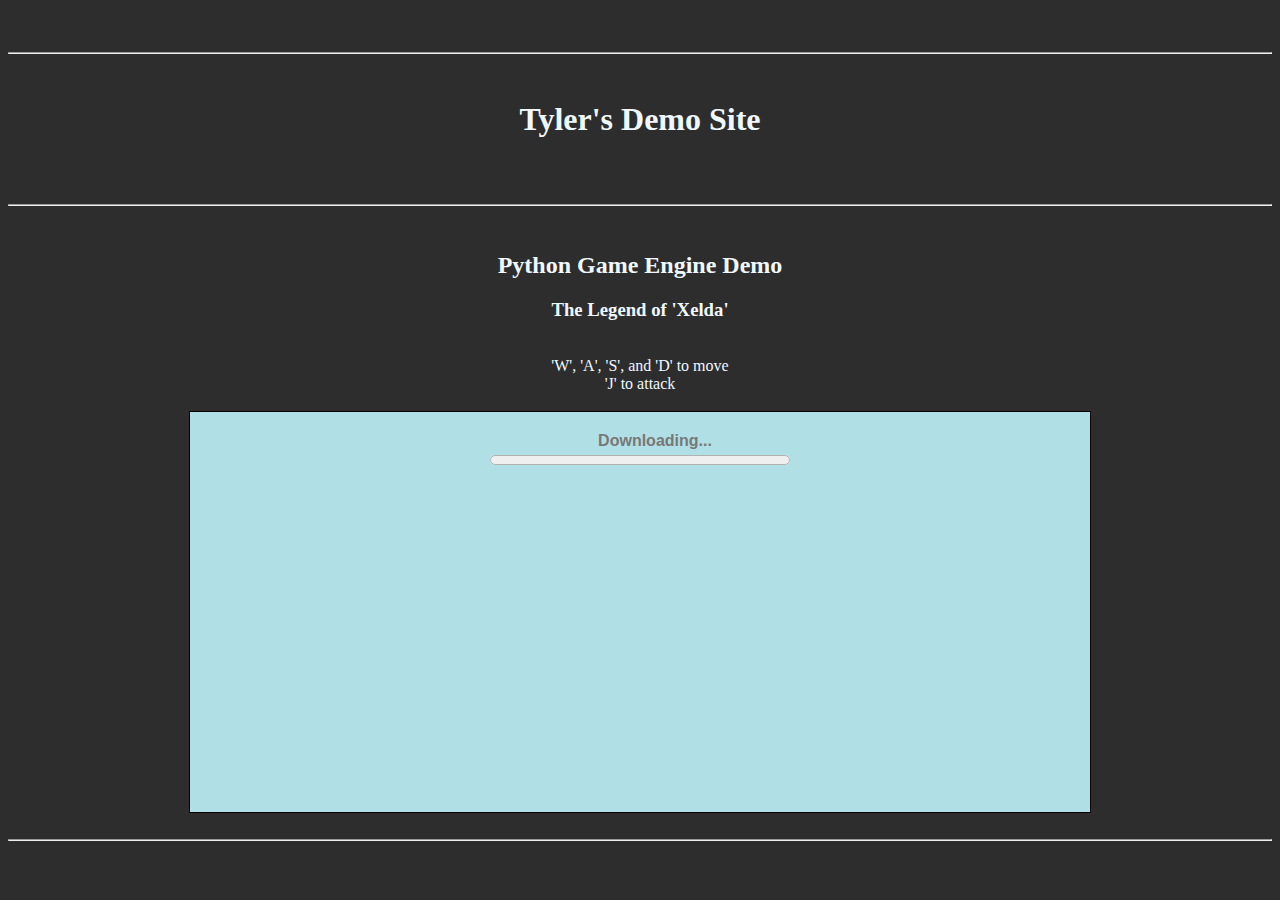
<file: index.html>
<!DOCTYPE html>
<html style="display: flex;">
    <head>
        <meta charset="utf-8">
        <meta name="viewport" content="width=device-width">
        <title>Tyler Pearson</title>
        <style>
            a:visited{
                color:aliceblue;
            }
            a:hover{
                color:antiquewhite;
            }
        </style>

    </head>
    <body style="text-align: center;background-color: rgb(45, 45, 45); color:aliceblue; justify-content: center; align-items: center; width: 100%;">
        <br/><br/><hr/><br/>
        <h1>Tyler's Demo Site</h1>
        <br/><br/><hr/><br/>
        <h2>Python Game Engine Demo</h2>
        <h3>The Legend of 'Xelda'</h3>
        <br>
        'W', 'A', 'S', and 'D' to move 
        <br>
        'J' to attack
        <br><br>
        <div style="width: 100vh; height: 400px; background-color: rgb(45, 45, 45); border: 1px solid black; display:flex; justify-content:center; margin: auto;">
          <iframe src="xelda.html" style="width:100%; height:100%; border:none; background-color: rgb(45, 45, 45);"></iframe>
        </div>
        <br/><hr/><br/><br/>
    </body>
</html>
</file>
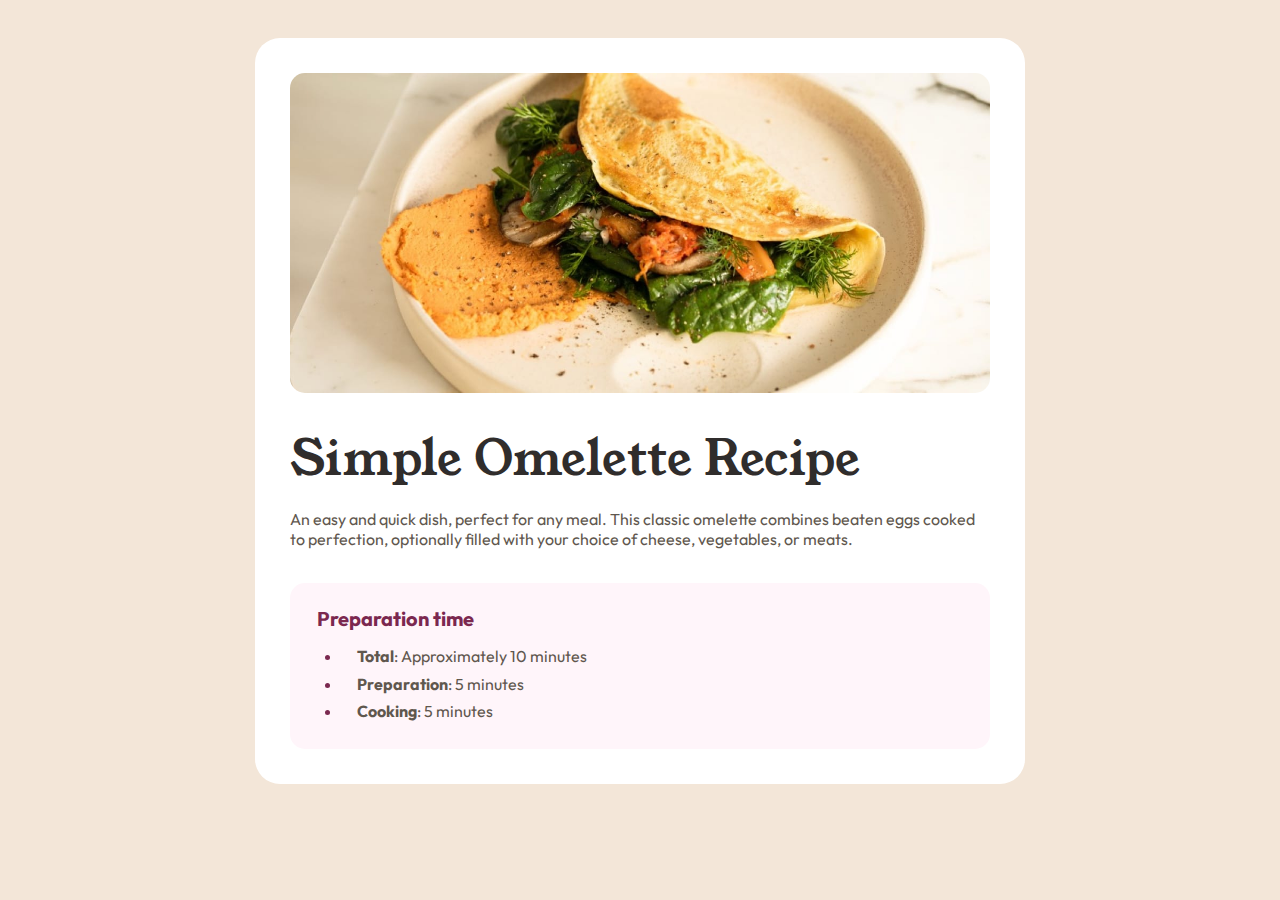
<file: omeletterecipe/omeletterecipe.html>
<!DOCTYPE html>
<html>
    <head>
        <meta charset="utf-8">
        <meta name="viewport" content="width=device-width">
        <title>Omelette Recipe</title>
        <link href="omeletteStyles.css" rel="stylesheet" type="text/css"/>
    </head>
    <body>
        <!--WHITE BOX-->
        <div class="white-box">

            <image src="assets/images/image-omelette.jpeg"/>

            <h1 class="header">Simple Omelette Recipe</h1>

            <p>An easy and quick dish, perfect for any meal. This classic omelette combines beaten eggs
                cooked to perfection, optionally filled with your choice of cheese, vegetables, or meats.
            </p>

            <!--PURPLE BOX-->
            <div class="purple-box">
                <h3>Preparation time</h3>
                <ul class="prepTimeList">
                    <li><strong>Total</strong>: Approximately 10 minutes</li>
                    <li><strong>Preparation</strong>: 5 minutes</li>
                    <li><strong>Cooking</strong>: 5 minutes</li>
                </ul>
            </div>

        </div>
    </body>
</html>
</file>
<file: omeletterecipe/omeletteStyles.css>
/*COLORS*/
:root{
    --white: hsl(0, 0%, 100%);
    --stone-100: hsl(30, 54%, 90%);
    --stone-150: hsl(30, 18%, 87%);
    --stone-600: hsl(30, 10%, 34%);
    --stone-900: hsl(24, 5%, 18%);
    --brown-800: hsl(14, 45%, 36%);
    --rose-800: hsl(332, 51%, 32%);
    --rose-50: hsl(330, 100%, 98%);
}

/*FONTS*/
@font-face {
    font-family: 'young-serif';
    src: url('assets/fonts/young-serif/YoungSerif-Regular.ttf') format('truetype');
}
@font-face {
    font-family: 'outfit';
    src: url('assets/fonts/outfit/Outfit-VariableFont_wght.ttf') format('truetype');
}

/*STYLES*/
body{
    display: flex;
    flex-direction: row;
    flex-wrap: wrap;
    background-color: var(--stone-100);
    justify-content: center;
}

.white-box{
    display: flex;
    flex-direction: row;
    flex-wrap: wrap;
    background-color: var(--white);
    margin: 30px;
    padding: 35px;
    width: 100%;
    height: auto;
    max-width: 700px;
    min-width: 200px;
    border-radius: 25px;
}

img{
    border-radius: 15px;
    width: 100%;
    height: auto;
}

h1{
    font-family: 'young-serif', Arial;
    font-weight: 500;
    font-size: clamp(1rem, 5vw, 3rem);
    color: var(--stone-900);
    margin-bottom: 18px;
}

.header{
    margin-bottom: 0;
}

.purple-box {
    background-color: var(--rose-50);
    border-radius: 15px;
    width: 100%;
    height: auto;
    padding-left: 27px;
    padding-top: 2px;
    padding-bottom: 8px;
    margin-top: 18px;
    line-height: 170%;
}

ul li::marker{
    color: var(--rose-800);
    font-size: 1em;
}

li{
    padding-left: 15px;
}

.prepTimeList{
    padding-left: 25px;
}

p, li{
    font-family: 'outfit', Arial, Helvetica, sans-serif;
    font-weight: 400;
    font-size: clamp(0.9rem, 2.3vw, 16px);
    color: var(--stone-600);
}

h3{
    font-family: 'outfit', Arial, Helvetica, sans-serif;
    font-weight: 700;
    font-size: clamp(1rem, 2.5vw, 20px);
    color: var(--rose-800);
    margin-bottom: -5px;
}
</file>
